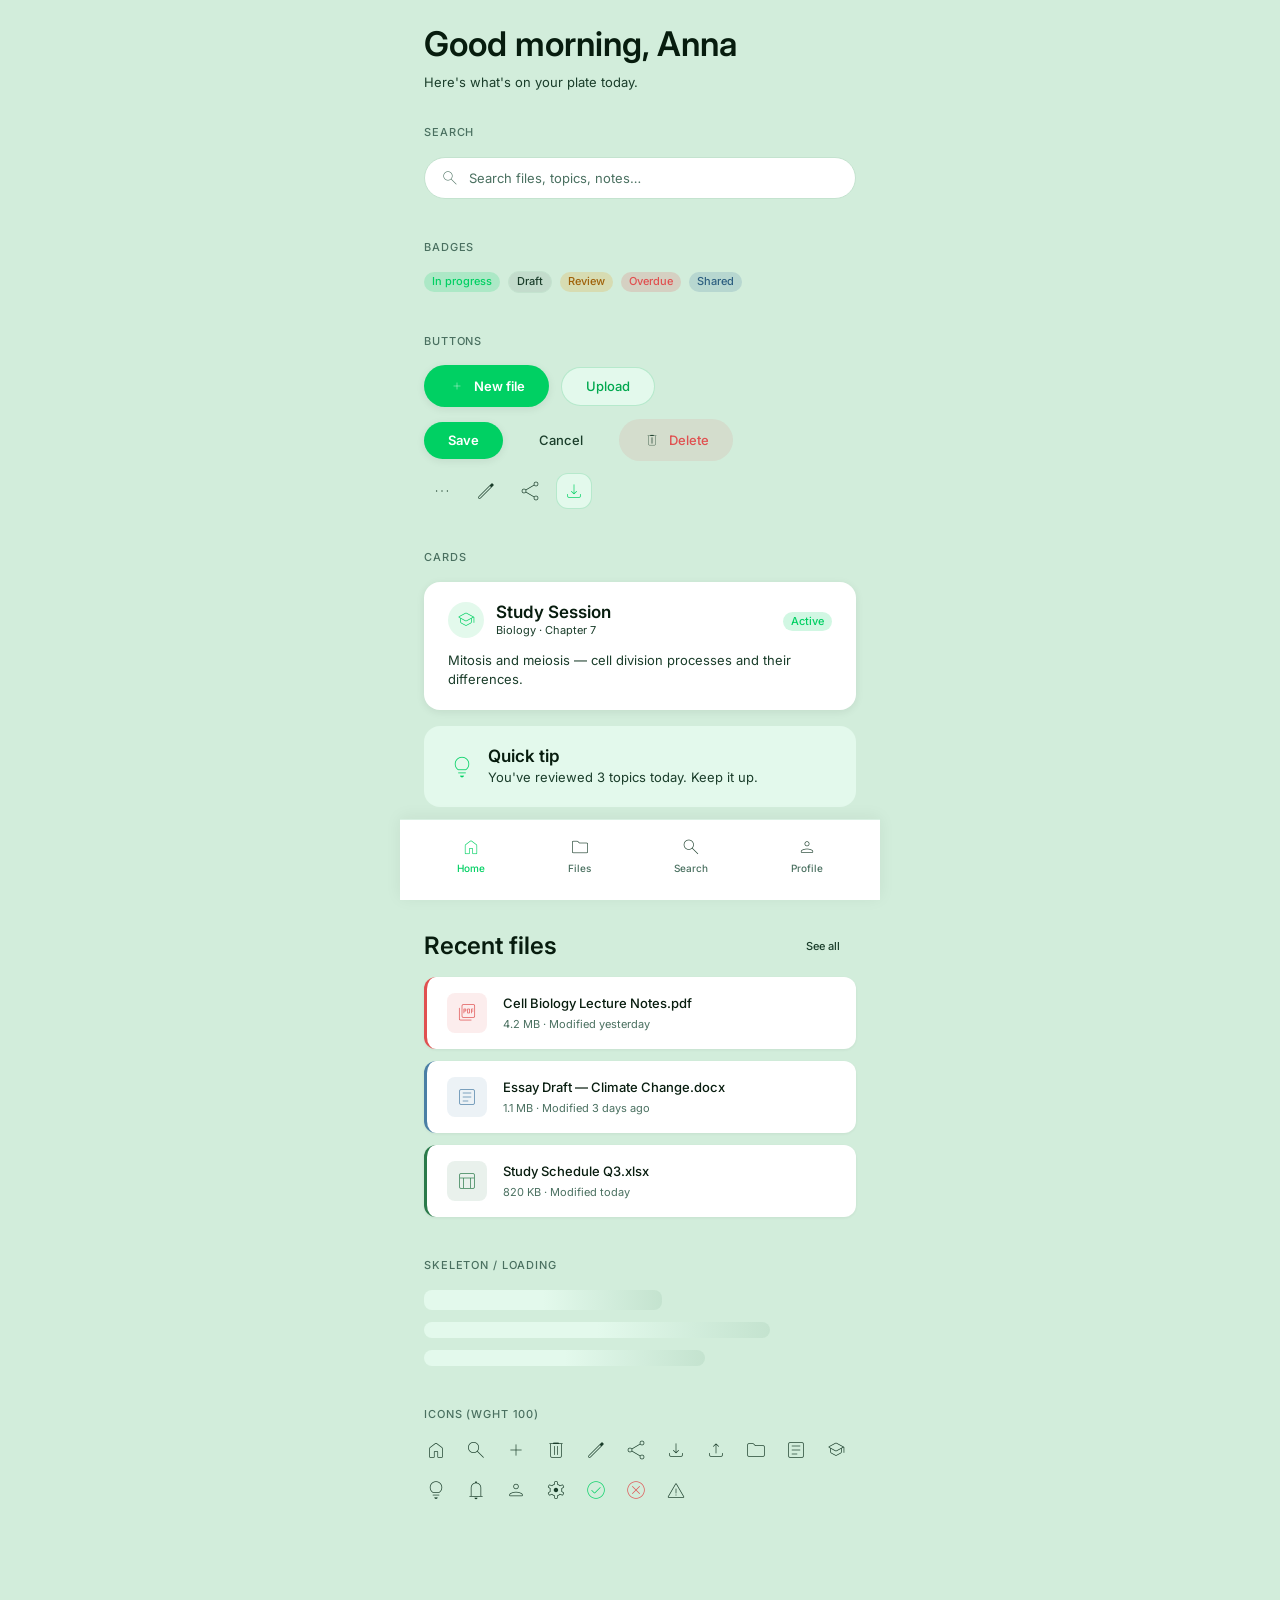
<file: demo.html>
<!DOCTYPE html>
<html lang="en">
<head>
  <meta charset="UTF-8" />
  <meta name="viewport" content="width=device-width, initial-scale=1.0" />
  <title>Style Demo</title>
  <link rel="stylesheet" href="styles.css" />
  <style>
    body { padding-bottom: 80px; }
    .demo-section { margin-bottom: var(--space-10); }
    .demo-label {
      font-size: var(--font-size-xs);
      font-weight: var(--font-weight-medium);
      letter-spacing: 0.08em;
      text-transform: uppercase;
      color: var(--color-text-tertiary);
      margin-bottom: var(--space-4);
    }
  </style>
</head>
<body>

<div class="page">

  <!-- Header -->
  <div class="stack stack--2" style="margin-bottom: var(--space-8);">
    <h1>Good morning, Anna</h1>
    <p class="text-sm text-secondary">Here's what's on your plate today.</p>
  </div>

  <!-- Search -->
  <div class="demo-section">
    <div class="demo-label">Search</div>
    <div class="input-wrap">
      <span class="icon icon--muted">search</span>
      <input class="input" type="text" placeholder="Search files, topics, notes…" />
    </div>
  </div>

  <!-- Badges -->
  <div class="demo-section">
    <div class="demo-label">Badges</div>
    <div class="row row--gap-2" style="flex-wrap: wrap;">
      <span class="badge badge--primary">In progress</span>
      <span class="badge badge--neutral">Draft</span>
      <span class="badge badge--warning">Review</span>
      <span class="badge badge--danger">Overdue</span>
      <span class="badge badge--info">Shared</span>
    </div>
  </div>

  <!-- Buttons -->
  <div class="demo-section">
    <div class="demo-label">Buttons</div>
    <div class="stack stack--3">
      <div class="row row--gap-3">
        <button class="btn btn--primary btn--lg">
          <span class="icon icon--on-primary icon--sm">add</span>
          New file
        </button>
        <button class="btn btn--secondary btn--lg">Upload</button>
      </div>
      <div class="row row--gap-3">
        <button class="btn btn--primary btn--md">Save</button>
        <button class="btn btn--ghost btn--md">Cancel</button>
        <button class="btn btn--danger btn--md">
          <span class="icon icon--sm">delete</span>
          Delete
        </button>
      </div>
      <div class="row row--gap-2">
        <button class="btn btn--icon btn--ghost">
          <span class="icon">more_horiz</span>
        </button>
        <button class="btn btn--icon btn--ghost">
          <span class="icon">edit</span>
        </button>
        <button class="btn btn--icon btn--ghost">
          <span class="icon">share</span>
        </button>
        <button class="btn btn--icon btn--secondary">
          <span class="icon icon--primary">download</span>
        </button>
      </div>
    </div>
  </div>

  <!-- Cards -->
  <div class="demo-section">
    <div class="demo-label">Cards</div>
    <div class="stack stack--4">

      <div class="card">
        <div class="row row--gap-3" style="margin-bottom: var(--space-3);">
          <div class="avatar">
            <span class="icon icon--primary">school</span>
          </div>
          <div>
            <h4>Study Session</h4>
            <p class="text-xs text-secondary">Biology · Chapter 7</p>
          </div>
          <div class="ml-auto">
            <span class="badge badge--primary">Active</span>
          </div>
        </div>
        <p class="text-sm text-secondary">Mitosis and meiosis — cell division processes and their differences.</p>
      </div>

      <div class="card card--tinted">
        <div class="row row--gap-3">
          <span class="icon icon--primary icon--lg">lightbulb</span>
          <div>
            <h4>Quick tip</h4>
            <p class="text-sm text-secondary" style="margin-top: 2px;">You've reviewed 3 topics today. Keep it up.</p>
          </div>
        </div>
      </div>

      <div class="card card--flat">
        <div class="row row--gap-3">
          <span class="icon icon--muted">schedule</span>
          <p class="text-sm text-secondary">Last opened 2 hours ago</p>
          <div class="ml-auto">
            <button class="btn btn--ghost btn--sm">Open</button>
          </div>
        </div>
      </div>

    </div>
  </div>

  <!-- File rows -->
  <div class="demo-section">
    <div class="section-header">
      <h3>Recent files</h3>
      <button class="btn btn--ghost btn--sm">See all</button>
    </div>
    <div class="stack stack--3">

      <div class="file-row file-row--pdf">
        <div class="file-row__icon file-row__icon--pdf">
          <!-- swap for your PDF logo image when ready -->
          <span class="icon">picture_as_pdf</span>
        </div>
        <div class="file-row__body">
          <div class="file-row__title">Cell Biology Lecture Notes.pdf</div>
          <div class="file-row__meta">4.2 MB · Modified yesterday</div>
        </div>
        <div class="file-row__action">
          <button class="btn btn--icon btn--ghost btn--sm">
            <span class="icon icon--sm">more_vert</span>
          </button>
        </div>
      </div>

      <div class="file-row file-row--word">
        <div class="file-row__icon file-row__icon--word">
          <!-- swap for your Word logo image when ready -->
          <span class="icon">article</span>
        </div>
        <div class="file-row__body">
          <div class="file-row__title">Essay Draft — Climate Change.docx</div>
          <div class="file-row__meta">1.1 MB · Modified 3 days ago</div>
        </div>
        <div class="file-row__action">
          <button class="btn btn--icon btn--ghost btn--sm">
            <span class="icon icon--sm">more_vert</span>
          </button>
        </div>
      </div>

      <div class="file-row file-row--excel">
        <div class="file-row__icon file-row__icon--excel">
          <!-- swap for your Excel logo image when ready -->
          <span class="icon">table_chart</span>
        </div>
        <div class="file-row__body">
          <div class="file-row__title">Study Schedule Q3.xlsx</div>
          <div class="file-row__meta">820 KB · Modified today</div>
        </div>
        <div class="file-row__action">
          <button class="btn btn--icon btn--ghost btn--sm">
            <span class="icon icon--sm">more_vert</span>
          </button>
        </div>
      </div>

    </div>
  </div>

  <!-- Skeleton loader -->
  <div class="demo-section">
    <div class="demo-label">Skeleton / loading</div>
    <div class="stack stack--3">
      <div class="skeleton" style="height: 20px; width: 55%;"></div>
      <div class="skeleton" style="height: 16px; width: 80%;"></div>
      <div class="skeleton" style="height: 16px; width: 65%;"></div>
    </div>
  </div>

  <!-- Icons reference -->
  <div class="demo-section">
    <div class="demo-label">Icons (wght 100)</div>
    <div class="row row--gap-4" style="flex-wrap: wrap;">
      <span class="icon" title="home">home</span>
      <span class="icon" title="search">search</span>
      <span class="icon" title="add">add</span>
      <span class="icon" title="delete">delete</span>
      <span class="icon" title="edit">edit</span>
      <span class="icon" title="share">share</span>
      <span class="icon" title="download">download</span>
      <span class="icon" title="upload">upload</span>
      <span class="icon" title="folder">folder</span>
      <span class="icon" title="article">article</span>
      <span class="icon" title="school">school</span>
      <span class="icon" title="lightbulb">lightbulb</span>
      <span class="icon" title="notifications">notifications</span>
      <span class="icon" title="person">person</span>
      <span class="icon" title="settings">settings</span>
      <span class="icon icon--primary" title="check_circle">check_circle</span>
      <span class="icon icon--danger" title="cancel">cancel</span>
      <span class="icon icon--warning" title="warning">warning</span>
    </div>
  </div>

</div>

<!-- Bottom Nav -->
<nav class="nav-bar">
  <div class="nav-bar__item nav-bar__item--active">
    <span class="icon">home</span>
    <span class="nav-bar__label">Home</span>
  </div>
  <div class="nav-bar__item">
    <span class="icon">folder</span>
    <span class="nav-bar__label">Files</span>
  </div>
  <div class="nav-bar__item">
    <span class="icon">search</span>
    <span class="nav-bar__label">Search</span>
  </div>
  <div class="nav-bar__item">
    <span class="icon">person</span>
    <span class="nav-bar__label">Profile</span>
  </div>
</nav>

</body>
</html>
</file>
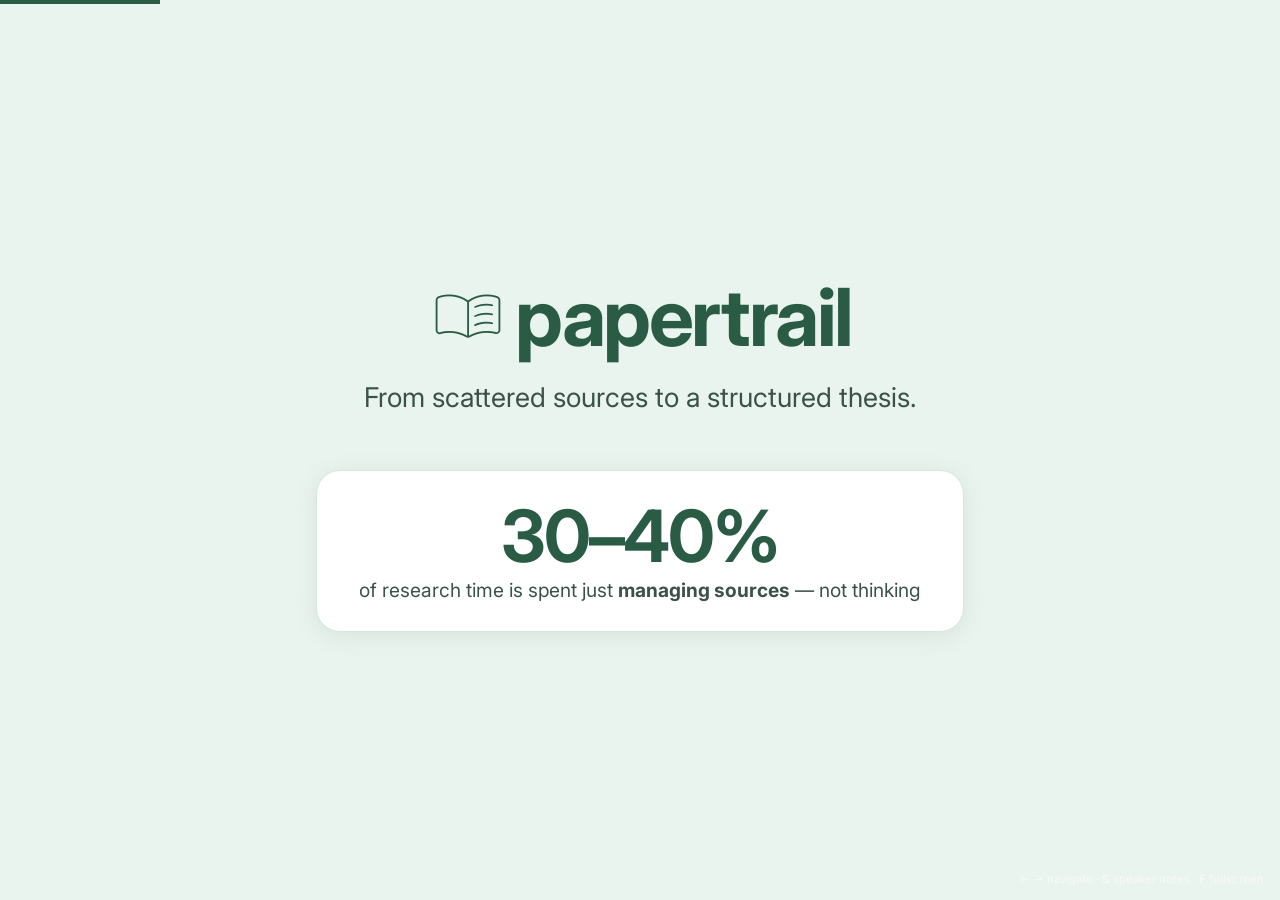
<file: pitch.html>
<!DOCTYPE html>
<html lang="en">
<head>
<meta charset="UTF-8">
<meta name="viewport" content="width=device-width, initial-scale=1.0">
<title>papertrail — Pitch</title>
<link rel="preconnect" href="https://fonts.googleapis.com">
<link href="https://fonts.googleapis.com/css2?family=Inter:wght@300;400;500;600;700&display=swap" rel="stylesheet">
<link href="https://fonts.googleapis.com/css2?family=Material+Symbols+Rounded:opsz,wght,FILL,GRAD@24,100,0,0" rel="stylesheet">
<style>
:root{
  --primary:#2A5C45; --primary-hover:#224D3A; --primary-light:#D6EAE0;
  --bg:#EAF4EE; --surface:#FFFFFF; --raised:#F5FAF7;
  --text:#1A2E25; --text-2:#3A5248; --text-3:#6A8C7E; --on-primary:#FFFFFF;
  --border:#D6E8DE; --danger:#E05050; --warning:#E8A022; --info:#4A7FA5;
  --r-sm:8px; --r-md:12px; --r-lg:16px; --r-xl:24px; --r-pill:999px;
  --font:'Inter',system-ui,-apple-system,sans-serif;
}
*,*::before,*::after{box-sizing:border-box;margin:0;padding:0}
html,body{height:100%}
body{
  font-family:var(--font);background:var(--primary);color:var(--text);
  display:flex;align-items:center;justify-content:center;overflow:hidden;
  -webkit-font-smoothing:antialiased;
}
.icon{font-family:'Material Symbols Rounded';font-weight:100;font-style:normal;
  line-height:1;vertical-align:middle;font-variation-settings:'wght' 100;}

/* Stage */
.stage{width:100vw;height:100vh;position:relative;}
.slide{
  position:absolute;inset:0;display:none;flex-direction:column;
  padding:6vh 8vw;background:var(--bg);
  animation:fade .4s ease;
}
.slide.active{display:flex;}
@keyframes fade{from{opacity:0;transform:translateY(8px)}to{opacity:1;transform:none}}

/* Shared */
.kicker{font-size:.85rem;font-weight:600;letter-spacing:.12em;text-transform:uppercase;
  color:var(--primary);display:flex;align-items:center;gap:.5rem;margin-bottom:1.2rem;}
.kicker .icon{font-size:1.2rem;}
h1{font-size:clamp(2.2rem,6vw,4.2rem);font-weight:700;line-height:1.05;color:var(--text);letter-spacing:-.02em;}
h2{font-size:clamp(1.8rem,4vw,3rem);font-weight:600;line-height:1.12;color:var(--text);letter-spacing:-.01em;}
.lead{font-size:clamp(1.05rem,1.9vw,1.5rem);color:var(--text-2);line-height:1.5;font-weight:400;max-width:60ch;}
.big-num{font-size:clamp(3rem,9vw,6rem);font-weight:700;color:var(--primary);line-height:1;letter-spacing:-.03em;}
.muted{color:var(--text-3);font-size:.8rem;}

/* Title slide */
.title-wrap{margin:auto;text-align:center;}
.logo{display:inline-flex;align-items:center;gap:.6rem;font-size:clamp(2.6rem,8vw,5rem);
  font-weight:700;color:var(--primary);letter-spacing:-.03em;}
.logo .icon{font-size:clamp(2.6rem,8vw,5rem);font-weight:100;}
.tagline{margin-top:1rem;font-size:clamp(1.1rem,2.2vw,1.7rem);color:var(--text-2);font-weight:400;}
.hook{margin-top:3.5rem;display:inline-flex;flex-direction:column;gap:.4rem;
  background:var(--surface);border:1px solid var(--border);border-radius:var(--r-xl);
  padding:1.8rem 2.6rem;box-shadow:0 4px 24px rgba(42,92,69,.10);}
.hook .big-num{font-size:clamp(2.6rem,7vw,4.5rem);}
.hook-label{color:var(--text-2);font-size:clamp(.95rem,1.6vw,1.2rem);}

/* Stat row */
.stat-row{display:flex;gap:1.2rem;flex-wrap:wrap;margin-top:1.8rem;}
.stat{flex:1;min-width:180px;background:var(--surface);border:1px solid var(--border);
  border-radius:var(--r-lg);padding:1.5rem 1.6rem;}
.stat .n{font-size:clamp(1.8rem,4vw,2.8rem);font-weight:700;color:var(--primary);line-height:1;}
.stat .l{margin-top:.6rem;color:var(--text-2);font-size:.95rem;line-height:1.4;}

/* Pillars / cards grid */
.grid{display:grid;gap:1.1rem;margin-top:auto;}
.grid.c4{grid-template-columns:repeat(4,1fr);}
.grid.c2{grid-template-columns:repeat(2,1fr);}
.card{background:var(--surface);border:1px solid var(--border);border-radius:var(--r-lg);
  padding:1.4rem;display:flex;flex-direction:column;gap:.6rem;}
.card .chip{width:46px;height:46px;border-radius:var(--r-md);background:var(--primary-light);
  display:flex;align-items:center;justify-content:center;color:var(--primary);}
.card .chip .icon{font-size:1.7rem;}
.card h3{font-size:1.05rem;font-weight:600;color:var(--text);}
.card p{font-size:.9rem;color:var(--text-2);line-height:1.45;}

/* Demo flow */
.flow{display:flex;align-items:stretch;gap:.8rem;margin-top:auto;flex-wrap:wrap;}
.step{flex:1;min-width:150px;background:var(--surface);border:1px solid var(--border);
  border-radius:var(--r-lg);padding:1.3rem;position:relative;}
.step .step-n{position:absolute;top:-14px;left:1.3rem;width:30px;height:30px;border-radius:var(--r-pill);
  background:var(--primary);color:#fff;display:flex;align-items:center;justify-content:center;
  font-size:.9rem;font-weight:600;}
.step .icon{font-size:2rem;color:var(--primary);}
.step h4{margin-top:.7rem;font-size:1rem;font-weight:600;}
.step p{margin-top:.3rem;font-size:.85rem;color:var(--text-2);line-height:1.4;}
.wow{margin-top:1.4rem;display:inline-flex;align-items:center;gap:.6rem;background:var(--primary);
  color:#fff;border-radius:var(--r-pill);padding:.7rem 1.4rem;font-weight:500;font-size:1.05rem;align-self:flex-start;}
.wow .icon{font-size:1.3rem;}

/* 5-step flow, 3-over-2 layout */
.flow2{display:flex;flex-direction:column;gap:1.6rem;margin:auto 0;}
.flow2 .row{display:flex;gap:1.6rem;justify-content:center;}
.flow2 .step{flex:1 1 0;max-width:380px;padding:1.9rem 1.8rem 1.7rem;
  box-shadow:0 6px 24px rgba(42,92,69,.10);transition:transform .2s ease,box-shadow .2s ease;}
.flow2 .step:hover{transform:translateY(-4px);box-shadow:0 12px 32px rgba(42,92,69,.16);}
.flow2 .step .icon{font-size:2.5rem;}
.flow2 .step h4{font-size:1.25rem;margin-top:1rem;}
.flow2 .step p{font-size:1rem;margin-top:.45rem;line-height:1.5;}
.flow2 .step .step-n{width:36px;height:36px;top:-17px;left:1.8rem;font-size:1.05rem;font-weight:600;}

/* Problem list */
.prob{display:flex;flex-direction:column;gap:1rem;margin-top:1.8rem;}
.prob-item{display:flex;gap:1rem;align-items:flex-start;}
.prob-item .icon{font-size:1.6rem;color:var(--primary);flex-shrink:0;margin-top:.1rem;}
.prob-item b{font-weight:600;color:var(--text);}
.prob-item span{color:var(--text-2);}

/* Two-col */
.cols{display:flex;gap:2.5rem;margin-top:auto;align-items:center;flex-wrap:wrap;}
.cols>div{flex:1;min-width:280px;}

/* Business model */
.bm{display:grid;grid-template-columns:repeat(3,1fr);gap:1.4rem;margin:auto 0;}
.bm .card{padding:1.7rem;box-shadow:0 6px 24px rgba(42,92,69,.10);}
.bm .card .n{font-size:1.6rem;font-weight:700;color:var(--primary);}

/* Ask */
.ask-list{display:flex;flex-direction:column;gap:1rem;margin-top:2rem;}
.ask-item{display:flex;align-items:center;gap:1rem;background:var(--surface);border:1px solid var(--border);
  border-radius:var(--r-lg);padding:1.2rem 1.5rem;}
.ask-item .icon{font-size:1.8rem;color:var(--primary);}
.ask-item b{font-weight:600;}
.ask-item span{color:var(--text-2);display:block;font-size:.9rem;}

/* Product screenshots */
.shots{display:grid;grid-template-columns:repeat(3,1fr);gap:1.2rem;margin-top:auto;align-items:start;}
.shot{background:var(--surface);border:1px solid var(--border);border-radius:var(--r-lg);
  overflow:hidden;box-shadow:0 4px 20px rgba(42,92,69,.10);display:flex;flex-direction:column;}
.shot img{width:100%;height:clamp(150px,22vh,240px);object-fit:cover;object-position:top;display:block;
  border-bottom:1px solid var(--border);background:var(--raised);}
.shot .cap{padding:.9rem 1.1rem;}
.shot .cap b{display:block;font-size:1rem;font-weight:600;color:var(--text);}
.shot .cap span{font-size:.85rem;color:var(--text-2);line-height:1.4;}
.shot .tagline-mini{font-size:.72rem;font-weight:600;letter-spacing:.08em;text-transform:uppercase;
  color:var(--primary);margin-bottom:.3rem;display:block;}

/* Feature slide — one big screenshot */
.feature{display:grid;grid-template-columns:minmax(280px,34%) 1fr;gap:2.5rem;
  align-items:center;flex:1;min-height:0;margin-top:1.5rem;}
.feature .copy{display:flex;flex-direction:column;gap:.5rem;}
.feature .step-tag{font-size:.78rem;font-weight:600;letter-spacing:.1em;text-transform:uppercase;
  color:var(--primary);}
.feature h2{font-size:clamp(1.6rem,3.2vw,2.6rem);}
.feature .copy p{font-size:clamp(1rem,1.6vw,1.3rem);color:var(--text-2);line-height:1.5;margin-top:.4rem;}
.feature .frame{height:100%;min-height:0;display:flex;align-items:center;justify-content:center;
  background:var(--surface);border:1px solid var(--border);border-radius:var(--r-lg);
  padding:1rem;box-shadow:0 6px 28px rgba(42,92,69,.12);}
.feature .frame img{max-width:100%;max-height:62vh;object-fit:contain;border-radius:var(--r-sm);display:block;}
.dots{display:flex;gap:.5rem;margin-top:.8rem;}
.dots i{width:9px;height:9px;border-radius:50%;background:var(--border);display:block;}
.dots i.on{background:var(--primary);}

/* Footer / nav */
.foot{position:absolute;bottom:2.5vh;left:8vw;right:8vw;display:flex;
  justify-content:space-between;align-items:center;color:var(--text-3);font-size:.8rem;}
.foot .brand{font-weight:600;color:var(--primary);}
.progress{position:absolute;top:0;left:0;height:4px;background:var(--primary);transition:width .35s ease;}

/* Controls hint */
.hint{position:fixed;bottom:14px;right:16px;color:rgba(255,255,255,.55);font-size:.72rem;z-index:10;}

/* Speaker notes */
.notes{position:fixed;left:0;right:0;bottom:0;background:var(--text);color:#E8F2EC;
  padding:1rem 1.4rem;font-size:.92rem;line-height:1.5;display:none;z-index:20;
  border-top:3px solid var(--primary);max-height:35vh;overflow:auto;}
.notes.show{display:block;}
.notes b{color:#fff;}
.notes .t{color:var(--warning);font-weight:600;margin-right:.5rem;}
</style>
</head>
<body>
<div class="stage" id="stage">

  <!-- 1 — TITLE + HOOK -->
  <section class="slide active" data-notes="<span class='t'>0:00–0:20</span> Don't say 'hi we are team X'. Open cold with the stat. <b>'Right now, a grad student somewhere is spending nearly half their research time not researching — just wrangling sources.'</b> Then reveal the name.">
    <div class="title-wrap">
      <div class="logo"><span class="icon">menu_book</span>papertrail</div>
      <div class="tagline">From scattered sources to a structured thesis.</div>
      <div class="hook">
        <span class="big-num">30–40%</span>
        <span class="hook-label">of research time is spent just <b>managing sources</b> — not thinking</span>
      </div>
    </div>
  </section>

  <!-- 2 — PROBLEM -->
  <section class="slide" data-notes="<span class='t'>0:20–1:00</span> Keep it to 40s — judges know research is hard. Land three blows: it takes months, the tools are fragmented, and the thesis itself is a blank page. <b>'Students don't lack sources. They drown in them.'</b>">
    <div class="kicker"><span class="icon">warning</span>The problem</div>
    <h2>Writing a thesis means<br>fighting your own tools.</h2>
    <div class="prob">
      <div class="prob-item"><span class="icon">hourglass_top</span><div><b>3–6 months</b> <span>of a thesis goes to the literature review alone — before a single chapter is written.</span></div></div>
      <div class="prob-item"><span class="icon">apps</span><div><b>5+ disconnected tools</b> <span>— PDF reader, notes app, citation manager, Word, a chat AI — none of them talk to each other.</span></div></div>
      <div class="prob-item"><span class="icon">edit_note</span><div><b>The blank page</b> <span>— even with 80 papers read, turning notes into a defensible argument is where most students stall.</span></div></div>
    </div>
    <div class="stat-row">
      <div class="stat"><div class="n">~35 min</div><div class="l">avg. time to read &amp; log a single paper (Zendy, 1,500+ researchers)</div></div>
      <div class="stat"><div class="n">Why now</div><div class="l">LLMs can finally read, cite, and reason over a personal library — on mobile.</div></div>
    </div>
  </section>

  <!-- 3 — HOW IT WORKS (5 steps) -->
  <section class="slide" data-notes="<span class='t'>1:00–1:40</span> This is the heart of the pitch. Name already revealed. Walk the five steps, then — if doing it live — switch to the app and show steps 2 and 5 for real. <b>Core insight:</b> you start with an idea, not a finished thesis; papertrail does discovery, reading, connecting and writing in one place. Land the wow line: you don't even need to know your topic.">
    <div class="kicker"><span class="icon">bolt</span>How papertrail works</div>
    <h2>Your thesis, formed.</h2>
    <p class="lead">Your research — from first PDF to a final, cited draft, in one place.</p>
    <div class="flow2">
      <div class="row">
        <div class="step"><span class="step-n">1</span><span class="icon">lightbulb</span><h4>Describe your direction</h4><p>Just say what you want to research — no fixed thesis needed.</p></div>
        <div class="step"><span class="step-n">2</span><span class="icon">travel_explore</span><h4>It finds the papers</h4><p>papertrail pulls relevant research; you pick what to keep.</p></div>
        <div class="step"><span class="step-n">3</span><span class="icon">edit_note</span><h4>Read &amp; annotate</h4><p>Highlight and tag excerpts as you read.</p></div>
      </div>
      <div class="row">
        <div class="step"><span class="step-n">4</span><span class="icon">account_tree</span><h4>See the links</h4><p>Relationships between papers surface automatically.</p></div>
        <div class="step"><span class="step-n">5</span><span class="icon">edit_document</span><h4>Write with AI</h4><p>It drafts, analyses &amp; cites alongside you.</p></div>
      </div>
    </div>
    <div class="wow" style="align-self:center"><span class="icon">bolt</span>You don't even need to know your topic — describe a direction, papertrail finds the research.</div>
  </section>

  <!-- 4a — PRODUCT: READ & TAG -->
  <section class="slide" data-notes="<span class='t'>1:35–1:50</span> The 'it's real' beat, part 1. Point, don't read. <b>'As you read, you highlight any passage and tag it — Key Point, Methodology, Citation, Gap.'</b> Note this is a real paper from the corpus.">
    <div class="kicker"><span class="icon">grid_view</span>The product — already working, not a mockup</div>
    <div class="feature">
      <div class="copy">
        <span class="step-tag">1 · Read &amp; tag</span>
        <h2>Annotate in place</h2>
        <p>Highlight any passage in a PDF and tag it — Key Point, Methodology, Citation or Gap. No copy-pasting into a separate notes app.</p>
        <div class="dots"><i class="on"></i><i></i><i></i></div>
      </div>
      <div class="frame"><img src="assets/annotate.png" alt="Tagging an excerpt in a PDF"></div>
    </div>
  </section>

  <!-- 4b — PRODUCT: CONNECT -->
  <section class="slide" data-notes="<span class='t'>1:50–2:05</span> Part 2 — the differentiator. <b>'papertrail then maps how your papers relate to each other — shared findings, overlaps, gaps.'</b> This is the part a citation manager can't do.">
    <div class="kicker"><span class="icon">grid_view</span>The product — already working, not a mockup</div>
    <div class="feature">
      <div class="copy">
        <span class="step-tag">2 · Connect</span>
        <h2>See the links between papers</h2>
        <p>papertrail maps how your sources relate — shared findings, overlaps and gaps — across your whole library, not one PDF at a time.</p>
        <div class="dots"><i></i><i class="on"></i><i></i></div>
      </div>
      <div class="frame"><img src="assets/connect.png" alt="Timeline of connected papers"></div>
    </div>
  </section>

  <!-- 4c — PRODUCT: SYNTHESIZE -->
  <section class="slide" data-notes="<span class='t'>2:05–2:20</span> Part 3 — the payoff. <b>'And your tagged excerpts assemble themselves into a structured, cited draft — grouped by theme.'</b> This is the bridge into the live demo.">
    <div class="kicker"><span class="icon">grid_view</span>The product — already working, not a mockup</div>
    <div class="feature">
      <div class="copy">
        <span class="step-tag">3 · Synthesize</span>
        <h2>Excerpts become a cited draft</h2>
        <p>Tagged quotes group by theme into an editable thesis section — every excerpt still linked to its source and citation.</p>
        <div class="dots"><i></i><i></i><i class="on"></i></div>
      </div>
      <div class="frame"><img src="assets/synthesize.png" alt="Tagged excerpts assembled into a draft"></div>
    </div>
  </section>

  <!-- 5 — IMPACT + SCALE -->
  <section class="slide" data-notes="<span class='t'>3:10–3:40</span> Quantify the win, then zoom out. <b>'We compress months of source-wrangling into days — and at scale that's millions of student-hours returned to actual thinking.'</b>">
    <div class="kicker"><span class="icon">trending_up</span>Impact &amp; scale</div>
    <h2>Months of busywork → days of real thinking.</h2>
    <div class="stat-row" style="margin-top:1.8rem">
      <div class="stat"><div class="n">~10×</div><div class="l">faster from "folder of PDFs" to a structured, cited first draft.</div></div>
      <div class="stat"><div class="n">100%</div><div class="l">of claims traceable to a source — built-in defense against unsupported writing.</div></div>
      <div class="stat"><div class="n">Mobile-first</div><div class="l">research happens in the gaps of a day — bus, lab, library — not just at a desk.</div></div>
    </div>
    <p class="lead" style="margin-top:1.8rem">There are <b>tens of millions</b> of thesis &amp; dissertation students worldwide. Returning even 50 hours each is a continent's worth of recovered research time.</p>
  </section>

  <!-- 6 — BUSINESS MODEL -->
  <section class="slide" data-notes="<span class='t'>3:40–4:05 — closer</span> Fast. Three lines. Freemium gets students in; universities pay for the seats; the library is the moat. Land it: <b>'papertrail turns the worst part of a thesis into its fastest.'</b> Then stop — leave a product screenshot on screen for questions.">

    <div class="kicker"><span class="icon">payments</span>Business model</div>
    <h2>Free to start. Paid to finish.</h2>
    <div class="bm">
      <div class="card"><div class="chip"><span class="icon">person</span></div><div class="n">Free</div><h3>Student tier</h3><p>Limited library &amp; drafts. Hooks every student during their thesis crunch.</p></div>
      <div class="card"><div class="chip"><span class="icon">workspace_premium</span></div><div class="n">€8/mo</div><h3>Pro</h3><p>Unlimited sources, full AI assistant, export to Word &amp; LaTeX.</p></div>
      <div class="card"><div class="chip"><span class="icon">school</span></div><div class="n">B2B</div><h3>University &amp; library</h3><p>Site licenses, institutional citation styles, cohort analytics.</p></div>
    </div>
  </section>

  <div class="progress" id="progress"></div>
</div>

<div class="hint">← → navigate · <b>S</b> speaker notes · <b>F</b> fullscreen</div>
<div class="notes" id="notes"></div>

<script>
const slides=[...document.querySelectorAll('.slide')];
let i=0;
const progress=document.getElementById('progress');
const notes=document.getElementById('notes');
let notesOn=false;
function render(){
  slides.forEach((s,n)=>s.classList.toggle('active',n===i));
  progress.style.width=((i+1)/slides.length*100)+'%';
  if(notesOn){notes.innerHTML=slides[i].dataset.notes||'';}
}
function go(d){i=Math.max(0,Math.min(slides.length-1,i+d));render();}
document.addEventListener('keydown',e=>{
  if(e.key==='ArrowRight'||e.key==='PageDown'||e.key===' ')go(1);
  else if(e.key==='ArrowLeft'||e.key==='PageUp')go(-1);
  else if(e.key==='Home'){i=0;render();}
  else if(e.key==='End'){i=slides.length-1;render();}
  else if(e.key.toLowerCase()==='s'){notesOn=!notesOn;notes.classList.toggle('show',notesOn);render();}
  else if(e.key.toLowerCase()==='f'){if(!document.fullscreenElement)document.documentElement.requestFullscreen();else document.exitFullscreen();}
});
// click / tap to advance
document.getElementById('stage').addEventListener('click',e=>{
  if(e.clientX < window.innerWidth*0.25) go(-1); else go(1);
});
render();
</script>
</body>
</html>
</file>
<file: styles.css>
/* ─────────────────────────────────────────────
   Material Symbols Rounded — weight 100 (thin)
───────────────────────────────────────────── */
@import url('https://fonts.googleapis.com/css2?family=Material+Symbols+Rounded:opsz,wght,FILL,GRAD@24,100,0,0');

/* ─────────────────────────────────────────────
   Google Font — Inter
───────────────────────────────────────────── */
@import url('https://fonts.googleapis.com/css2?family=Inter:wght@300;400;500;600&display=swap');

/* ─────────────────────────────────────────────
   Design Tokens
───────────────────────────────────────────── */
:root {
  /* Primary — bright accent green (Sage HR inspired) */
  --color-primary:         #00D063;
  --color-primary-hover:   #00A84E;
  --color-primary-light:   #E3F9EC;   /* faded accent background */
  --color-primary-subtle:  #F2FAF5;   /* lightest tint */

  /* Dark palette (topbar, preview panel, graph) */
  --color-dark:            #071C0E;
  --color-dark-mid:        #0E2E18;
  --color-dark-card:       #122A1A;
  --color-dark-border:     rgba(0, 208, 99, 0.18);

  /* Surface */
  --color-bg:              #D2EDDB;   /* app background — light mint */
  --color-surface:         #FFFFFF;   /* cards, panels */
  --color-surface-raised:  #F2FAF5;   /* nested / secondary surface */

  /* Text */
  --color-text-primary:    #071C0E;   /* headings, primary content */
  --color-text-secondary:  #1A3D2A;   /* labels, captions — dark enough on mint */
  --color-text-tertiary:   #4A7060;   /* placeholders, secondary info */
  --color-text-on-primary: #FFFFFF;   /* white text on bright green */

  /* Border */
  --color-border:          #C4E3CF;
  --color-border-subtle:   #D8F0E2;

  /* Semantic */
  --color-danger:          #E05050;
  --color-warning:         #E8A022;
  --color-info:            #4A7FA5;
  --color-success:         #2A5C45;

  /* File-type accent bars */
  --color-pdf:             #E05050;
  --color-word:            #4A7FA5;
  --color-excel:           #2A7A4A;
  --color-folder:          #E8A022;

  /* Radius */
  --radius-xs:   4px;
  --radius-sm:   8px;
  --radius-md:   12px;
  --radius-lg:   16px;
  --radius-xl:   24px;
  --radius-pill: 999px;

  /* Shadow */
  --shadow-xs:   0 1px 3px rgba(7, 28, 14, 0.06);
  --shadow-sm:   0 2px 8px rgba(7, 28, 14, 0.08);
  --shadow-md:   0 4px 16px rgba(7, 28, 14, 0.10);
  --shadow-glow: 0 0 40px rgba(0, 208, 99, 0.12);

  /* Spacing scale */
  --space-1:  4px;
  --space-2:  8px;
  --space-3:  12px;
  --space-4:  16px;
  --space-5:  20px;
  --space-6:  24px;
  --space-8:  32px;
  --space-10: 40px;
  --space-12: 48px;

  /* Typography */
  --font-family: 'Inter', system-ui, -apple-system, sans-serif;
  --font-size-xs:   11px;
  --font-size-sm:   13px;
  --font-size-base: 15px;
  --font-size-md:   17px;
  --font-size-lg:   20px;
  --font-size-xl:   24px;
  --font-size-2xl:  30px;

  --font-weight-light:   300;
  --font-weight-regular: 400;
  --font-weight-medium:  500;
  --font-weight-semibold:600;

  --line-height-tight:  1.2;
  --line-height-normal: 1.5;
  --line-height-loose:  1.75;

  /* Transitions */
  --transition-fast: 120ms ease;
  --transition-base: 200ms ease;
}

/* ─────────────────────────────────────────────
   Reset & Base
───────────────────────────────────────────── */
*, *::before, *::after {
  box-sizing: border-box;
  margin: 0;
  padding: 0;
}

html {
  -webkit-font-smoothing: antialiased;
  -moz-osx-font-smoothing: grayscale;
}

body {
  font-family: var(--font-family);
  font-size: var(--font-size-base);
  font-weight: var(--font-weight-regular);
  line-height: var(--line-height-normal);
  color: var(--color-text-primary);
  background-color: var(--color-bg);
}

/* ─────────────────────────────────────────────
   Icons  (Material Symbols Rounded, wght 100)
───────────────────────────────────────────── */
.icon {
  font-family: 'Material Symbols Rounded';
  font-weight: normal;
  font-style: normal;
  font-size: 24px;          /* default size */
  line-height: 1;
  letter-spacing: normal;
  text-transform: none;
  display: inline-block;
  white-space: nowrap;
  word-wrap: normal;
  direction: ltr;
  -webkit-font-feature-settings: 'liga';
  font-feature-settings: 'liga';
  -webkit-font-smoothing: antialiased;
  /* Enforce the thin style via variation settings */
  font-variation-settings: 'FILL' 0, 'wght' 100, 'GRAD' 0, 'opsz' 24;
  color: var(--color-text-secondary);
  user-select: none;
}

.icon--sm  { font-size: 18px; font-variation-settings: 'FILL' 0, 'wght' 100, 'GRAD' 0, 'opsz' 20; }
.icon--lg  { font-size: 28px; font-variation-settings: 'FILL' 0, 'wght' 100, 'GRAD' 0, 'opsz' 24; }
.icon--primary   { color: var(--color-primary); }
.icon--secondary { color: var(--color-text-secondary); }
.icon--muted     { color: var(--color-text-tertiary); }
.icon--danger    { color: var(--color-danger); }
.icon--on-primary { color: var(--color-text-on-primary); }

/* ─────────────────────────────────────────────
   Typography
───────────────────────────────────────────── */
h1, h2, h3, h4, h5, h6 {
  font-weight: var(--font-weight-semibold);
  line-height: var(--line-height-tight);
  color: var(--color-text-primary);
}

h1 { font-size: 34px; }
h2 { font-size: var(--font-size-2xl); }
h3 { font-size: var(--font-size-xl); }
h4 { font-size: var(--font-size-md); }
h5 { font-size: var(--font-size-base); }

.text-sm       { font-size: var(--font-size-sm); }
.text-xs       { font-size: var(--font-size-xs); }
.text-secondary{ color: var(--color-text-secondary); }
.text-tertiary { color: var(--color-text-tertiary); }
.text-primary  { color: var(--color-primary); }
.text-danger   { color: var(--color-danger); }

.label {
  font-size: var(--font-size-xs);
  font-weight: var(--font-weight-medium);
  letter-spacing: 0.06em;
  text-transform: uppercase;
  color: var(--color-text-tertiary);
}

/* ─────────────────────────────────────────────
   Layout Helpers
───────────────────────────────────────────── */
.page {
  min-height: 100vh;
  padding: var(--space-6);
  max-width: 480px;        /* mobile-first canvas */
  margin: 0 auto;
}

.section {
  margin-bottom: var(--space-8);
}

.section-header {
  display: flex;
  align-items: center;
  justify-content: space-between;
  margin-bottom: var(--space-4);
}

.stack {
  display: flex;
  flex-direction: column;
}
.stack--2  { gap: var(--space-2); }
.stack--3  { gap: var(--space-3); }
.stack--4  { gap: var(--space-4); }
.stack--6  { gap: var(--space-6); }

.row {
  display: flex;
  flex-direction: row;
  align-items: center;
}
.row--gap-2 { gap: var(--space-2); }
.row--gap-3 { gap: var(--space-3); }
.row--gap-4 { gap: var(--space-4); }

/* ─────────────────────────────────────────────
   Card
───────────────────────────────────────────── */
.card {
  background: var(--color-surface);
  border-radius: var(--radius-lg);
  padding: var(--space-5) var(--space-6);
  box-shadow: var(--shadow-sm);
}

.card--flat {
  box-shadow: none;
  border: 1px solid var(--color-border);
}

.card--tinted {
  background: var(--color-primary-light);
  box-shadow: none;
}

/* ─────────────────────────────────────────────
   File / Document Row
───────────────────────────────────────────── */
.file-row {
  display: flex;
  align-items: center;
  gap: var(--space-4);
  padding: var(--space-4) var(--space-5);
  background: var(--color-surface);
  border-radius: var(--radius-md);
  border-left: 3px solid transparent;
  box-shadow: var(--shadow-xs);
  cursor: pointer;
  transition: box-shadow var(--transition-base), background var(--transition-base);
}

.file-row:hover {
  box-shadow: var(--shadow-sm);
  background: var(--color-surface-raised);
}

.file-row--pdf   { border-left-color: var(--color-pdf); }
.file-row--word  { border-left-color: var(--color-word); }
.file-row--excel { border-left-color: var(--color-excel); }

.file-row__icon {
  width: 40px;
  height: 40px;
  border-radius: var(--radius-sm);
  display: flex;
  align-items: center;
  justify-content: center;
  flex-shrink: 0;
}

.file-row__icon--pdf   { background: rgba(224, 80, 80, 0.10); }
.file-row__icon--pdf .icon   { color: var(--color-pdf); }
.file-row__icon--word  { background: rgba(74, 127, 165, 0.10); }
.file-row__icon--word .icon  { color: var(--color-word); }
.file-row__icon--excel { background: rgba(42, 122, 74, 0.10); }
.file-row__icon--excel .icon { color: var(--color-excel); }

.file-row__body {
  flex: 1;
  min-width: 0;
}

.file-row__title {
  font-size: var(--font-size-sm);
  font-weight: var(--font-weight-medium);
  color: var(--color-text-primary);
  white-space: nowrap;
  overflow: hidden;
  text-overflow: ellipsis;
}

.file-row__meta {
  font-size: var(--font-size-xs);
  color: var(--color-text-tertiary);
  margin-top: 2px;
}

.file-row__action {
  flex-shrink: 0;
  opacity: 0;
  transition: opacity var(--transition-fast);
}

.file-row:hover .file-row__action {
  opacity: 1;
}

/* ─────────────────────────────────────────────
   Buttons
───────────────────────────────────────────── */
.btn {
  display: inline-flex;
  align-items: center;
  justify-content: center;
  gap: var(--space-2);
  font-family: var(--font-family);
  font-size: var(--font-size-sm);
  font-weight: var(--font-weight-medium);
  line-height: 1;
  border: none;
  border-radius: var(--radius-pill);
  cursor: pointer;
  transition: background var(--transition-fast), box-shadow var(--transition-fast), transform var(--transition-fast);
  white-space: nowrap;
  text-decoration: none;
}

.btn:active { transform: scale(0.98); }

/* Sizes */
.btn--sm {
  padding: var(--space-2) var(--space-4);
  font-size: var(--font-size-xs);
}
.btn--md {
  padding: var(--space-3) var(--space-6);
}
.btn--lg {
  padding: var(--space-3) var(--space-6);
  font-size: var(--font-size-sm);
}

/* Variants */
.btn--primary {
  background: var(--color-primary);
  color: var(--color-text-on-primary);
  box-shadow: var(--shadow-sm);
  font-weight: var(--font-weight-semibold);
}
.btn--primary:hover {
  background: var(--color-primary-hover);
  box-shadow: 0 6px 24px rgba(0,208,99,0.35);
  transform: translateY(-1px);
}

/* Badge inside primary button (white glass) */
.btn--primary .badge--neutral {
  background: rgba(255,255,255,0.2);
  color: #fff;
  border-color: rgba(255,255,255,0.35);
}

.btn--secondary {
  background: var(--color-primary-light);
  color: var(--color-primary-hover);
  border: 1px solid rgba(0,168,78,0.2);
}
.btn--secondary:hover {
  background: var(--color-border);
}

.btn--ghost {
  background: transparent;
  color: var(--color-text-secondary);
}
.btn--ghost:hover {
  background: var(--color-border-subtle);
  color: var(--color-text-primary);
}

.btn--danger {
  background: rgba(224, 80, 80, 0.10);
  color: var(--color-danger);
}
.btn--danger:hover {
  background: rgba(224, 80, 80, 0.18);
}

/* Icon-only button */
.btn--icon {
  width: 36px;
  height: 36px;
  padding: 0;
  border-radius: var(--radius-md);
}
.btn--icon.btn--sm {
  width: 28px;
  height: 28px;
}

/* ─────────────────────────────────────────────
   Badge / Chip
───────────────────────────────────────────── */
.badge {
  display: inline-flex;
  align-items: center;
  gap: var(--space-1);
  padding: 2px var(--space-2);
  border-radius: var(--radius-pill);
  font-size: var(--font-size-xs);
  font-weight: var(--font-weight-medium);
  line-height: 1.4;
}

.badge--primary { background: rgba(0, 208, 99, 0.18);  color: var(--color-primary); }
.badge--danger  { background: rgba(224, 80, 80, 0.18); color: var(--color-danger); }
.badge--warning { background: rgba(232,160, 34, 0.22); color: #A0620A; }
.badge--info    { background: rgba( 74,127,165, 0.20); color: #2D5F80; }
.badge--neutral { background: rgba(  0,  0,  0, 0.07); color: var(--color-text-secondary); border: 1px solid var(--color-border); }

/* ─────────────────────────────────────────────
   Input
───────────────────────────────────────────── */
.input-wrap {
  position: relative;
  display: flex;
  align-items: center;
}

.input-wrap .icon {
  position: absolute;
  left: var(--space-4);
  font-size: 20px;
  pointer-events: none;
}

.input {
  width: 100%;
  font-family: var(--font-family);
  font-size: var(--font-size-sm);
  font-weight: var(--font-weight-regular);
  color: var(--color-text-primary);
  background: var(--color-surface);
  border: 1px solid var(--color-border);
  border-radius: var(--radius-pill);
  padding: var(--space-3) var(--space-5);
  outline: none;
  transition: border-color var(--transition-fast), box-shadow var(--transition-fast);
}

.input-wrap .input {
  padding-left: calc(var(--space-4) + 20px + var(--space-2));
}

.input::placeholder { color: var(--color-text-tertiary); }

.input:focus {
  border-color: var(--color-primary);
  box-shadow: 0 0 0 3px rgba(0, 208, 99, 0.12);
}

/* ─────────────────────────────────────────────
   Avatar / Icon Badge (colored circle)
───────────────────────────────────────────── */
.avatar {
  width: 36px;
  height: 36px;
  border-radius: 50%;
  display: flex;
  align-items: center;
  justify-content: center;
  font-size: var(--font-size-sm);
  font-weight: var(--font-weight-medium);
  flex-shrink: 0;
  background: var(--color-primary-light);
  color: var(--color-primary);
}

.avatar--sm { width: 28px; height: 28px; font-size: var(--font-size-xs); }
.avatar--lg { width: 48px; height: 48px; font-size: var(--font-size-md); }

/* ─────────────────────────────────────────────
   Navigation bar (bottom)
───────────────────────────────────────────── */
.nav-bar {
  position: fixed;
  bottom: 0;
  left: 50%;
  transform: translateX(-50%);
  width: 100%;
  max-width: 480px;
  background: var(--color-surface);
  border-top: 1px solid var(--color-border-subtle);
  display: flex;
  align-items: center;
  justify-content: space-around;
  padding: var(--space-3) var(--space-4) var(--space-5);
  box-shadow: 0 -2px 16px rgba(7, 28, 14, 0.06);
}

.nav-bar__item {
  display: flex;
  flex-direction: column;
  align-items: center;
  gap: 3px;
  cursor: pointer;
  padding: var(--space-1) var(--space-4);
  border-radius: var(--radius-md);
  transition: background var(--transition-fast);
}

.nav-bar__item:hover { background: var(--color-primary-subtle); }

.nav-bar__item .icon { font-size: 22px; }

.nav-bar__label {
  font-size: 10px;
  font-weight: var(--font-weight-medium);
  color: var(--color-text-tertiary);
}

.nav-bar__item--active .icon  { color: var(--color-primary); }
.nav-bar__item--active .nav-bar__label { color: var(--color-primary); }

/* ─────────────────────────────────────────────
   Divider
───────────────────────────────────────────── */
.divider {
  height: 1px;
  background: var(--color-border-subtle);
  border: none;
  margin: var(--space-4) 0;
}

/* ─────────────────────────────────────────────
   Skeleton / loading placeholder
───────────────────────────────────────────── */
@keyframes shimmer {
  0%   { background-position: -200% 0; }
  100% { background-position:  200% 0; }
}

.skeleton {
  border-radius: var(--radius-sm);
  background: linear-gradient(90deg,
    var(--color-primary-light) 25%,
    var(--color-border)         50%,
    var(--color-primary-light) 75%
  );
  background-size: 200% 100%;
  animation: shimmer 1.4s ease-in-out infinite;
}

/* ─────────────────────────────────────────────
   Utility
───────────────────────────────────────────── */
.sr-only {
  position: absolute;
  width: 1px; height: 1px;
  padding: 0; margin: -1px;
  overflow: hidden;
  clip: rect(0,0,0,0);
  white-space: nowrap;
  border: 0;
}

.truncate {
  overflow: hidden;
  white-space: nowrap;
  text-overflow: ellipsis;
}

.flex-1 { flex: 1; }
.ml-auto { margin-left: auto; }

/* ─────────────────────────────────────────────
   App shell & screen router
───────────────────────────────────────────── */
* { box-sizing: border-box; }

.screen { display: none; width: 100%; min-height: 100vh; }
.screen.active { display: flex; flex-direction: column; }

/* ─────────────────────────────────────────────
   Onboarding shell + projects sidebar
───────────────────────────────────────────── */
.onboarding-shell {
  display: flex;
  flex: 1;
  min-height: 100vh;
  overflow: hidden;
}

.projects-sidebar {
  width: 220px;
  flex-shrink: 0;
  background: var(--color-surface);
  border-right: 1px solid var(--color-border-subtle);
  display: flex;
  flex-direction: column;
  overflow: hidden;
  position: fixed;
  left: 0;
  top: 0;
  height: 100vh;
  z-index: 20;
}

.projects-sidebar__header {
  display: flex;
  align-items: center;
  justify-content: space-between;
  padding: var(--space-5) var(--space-4) var(--space-3);
  border-bottom: 1px solid var(--color-border-subtle);
}

.projects-sidebar__title {
  font-size: var(--font-size-xs);
  font-weight: var(--font-weight-semibold);
  text-transform: uppercase;
  letter-spacing: 0.06em;
  color: var(--color-text-tertiary);
}

.projects-sidebar__list {
  flex: 1;
  overflow-y: auto;
  padding: var(--space-2);
}

.project-list-item {
  padding: var(--space-3);
  border-radius: var(--radius-md);
  cursor: pointer;
  transition: background var(--transition-fast);
  margin-bottom: 2px;
}

.project-list-item:hover { background: var(--color-bg); }
.project-list-item.active { background: var(--color-primary-light); }

.project-list-item__delete {
  background: none;
  border: none;
  cursor: pointer;
  padding: 2px;
  border-radius: var(--radius-xs);
  color: var(--color-text-tertiary);
  opacity: 0;
  transition: opacity 0.15s, color 0.15s;
  flex-shrink: 0;
  margin-top: 2px;
}
.project-list-item:hover .project-list-item__delete { opacity: 1; }
.project-list-item__delete:hover { color: var(--color-danger); }

.project-list-item__type {
  font-size: 10px;
  font-weight: var(--font-weight-semibold);
  text-transform: uppercase;
  letter-spacing: 0.06em;
  color: var(--color-primary);
  margin-bottom: 2px;
}

.project-list-item__topic {
  font-size: var(--font-size-xs);
  font-weight: var(--font-weight-medium);
  color: var(--color-text-primary);
  line-height: 1.4;
  margin-bottom: 2px;
}

.project-list-item__date {
  font-size: 10px;
  color: var(--color-text-tertiary);
}

/* ─────────────────────────────────────────────
   Onboarding / Chat screen
───────────────────────────────────────────── */
.onboarding {
  flex: 1;
  display: flex;
  flex-direction: column;
  align-items: center;
  justify-content: flex-end;
  padding: var(--space-6);
  background: var(--color-bg);
  min-height: 100vh;
  margin-left: 220px; /* fixed sidebar width */
}

.onboarding__header {
  position: fixed;
  top: 0;
  left: 220px; /* sidebar width */
  right: 0;
  display: flex;
  flex-direction: column;
  align-items: center;
  padding: var(--space-10) var(--space-6) var(--space-4);
  background: var(--color-bg);
  z-index: 10;
}

.onboarding__title {
  font-size: 28px;
  font-weight: 800;
  color: var(--color-text-primary);
  margin-bottom: var(--space-1);
  letter-spacing: -0.5px;
}

.onboarding__subtitle {
  font-size: var(--font-size-sm);
  color: var(--color-text-secondary);
  margin-bottom: var(--space-5);
  font-weight: var(--font-weight-medium);
}

.preset-bar {
  display: flex;
  gap: var(--space-2);
  flex-wrap: wrap;
  justify-content: center;
}

.preset-chip {
  padding: var(--space-2) var(--space-4);
  border-radius: var(--radius-pill);
  border: 1.5px solid var(--color-border);
  background: var(--color-surface);
  font-size: var(--font-size-sm);
  font-weight: var(--font-weight-medium);
  color: var(--color-text-secondary);
  cursor: pointer;
  transition: all var(--transition-fast);
  font-family: var(--font-family);
}

.preset-chip:hover {
  border-color: var(--color-primary);
  color: var(--color-primary);
}

.preset-chip.selected {
  background: var(--color-primary);
  border-color: var(--color-primary);
  color: var(--color-text-on-primary);
  font-weight: var(--font-weight-semibold);
}

.chat-messages {
  width: 100%;
  max-width: 680px;
  flex: 1;
  display: flex;
  flex-direction: column;
  gap: var(--space-4);
  padding-top: 200px;
  padding-bottom: var(--space-4);
  overflow-y: auto;
}

.chat-bubble {
  max-width: 82%;
  padding: var(--space-3) var(--space-4);
  border-radius: var(--radius-lg);
  font-size: var(--font-size-sm);
  line-height: var(--line-height-normal);
}

.chat-bubble--assistant {
  align-self: flex-start;
  background: var(--color-surface);
  color: var(--color-text-primary);
  border-bottom-left-radius: var(--radius-xs);
  box-shadow: var(--shadow-xs);
}

.chat-bubble--user {
  align-self: flex-end;
  background: var(--color-primary);
  color: var(--color-text-on-primary);
  font-weight: 500;
  border-bottom-right-radius: var(--radius-xs);
}

.chat-bubble--typing {
  display: flex;
  gap: 5px;
  align-items: center;
  padding: var(--space-3) var(--space-5);
}

.typing-dot {
  width: 6px; height: 6px;
  border-radius: 50%;
  background: var(--color-text-tertiary);
  animation: typing-bounce 1.2s ease-in-out infinite;
}
.typing-dot:nth-child(2) { animation-delay: 0.2s; }
.typing-dot:nth-child(3) { animation-delay: 0.4s; }

@keyframes typing-bounce {
  0%, 60%, 100% { transform: translateY(0); }
  30% { transform: translateY(-6px); }
}

.chat-input-area {
  width: 100%;
  max-width: 680px;
  background: var(--color-surface);
  border-radius: var(--radius-xl);
  border: 1.5px solid var(--color-border);
  box-shadow: var(--shadow-sm);
  padding: var(--space-3) var(--space-3) var(--space-3) var(--space-4);
  display: flex;
  flex-direction: column;
  gap: var(--space-2);
  margin-bottom: var(--space-4);
}

.chat-input-row {
  display: flex;
  align-items: flex-end;
  gap: var(--space-2);
}

.chat-input-attachments {
  display: flex;
  flex-wrap: wrap;
  gap: var(--space-2);
}

.attachment-chip {
  display: flex;
  align-items: center;
  gap: var(--space-1);
  padding: 3px var(--space-2);
  background: var(--color-primary-light);
  border-radius: var(--radius-pill);
  font-size: var(--font-size-xs);
  color: var(--color-primary);
}

.attachment-chip .icon { font-size: 14px; }

.chat-textarea {
  flex: 1;
  border: none;
  outline: none;
  resize: none;
  font-family: var(--font-family);
  font-size: var(--font-size-sm);
  color: var(--color-text-primary);
  background: transparent;
  line-height: var(--line-height-normal);
  min-height: 24px;
  max-height: 120px;
}

.chat-textarea::placeholder { color: var(--color-text-tertiary); }

/* ─────────────────────────────────────────────
   Discovery screen
───────────────────────────────────────────── */
.discovery {
  flex: 1;
  display: flex;
  flex-direction: column;
  background: var(--color-bg);
  min-height: 100vh;
}

.discovery__header {
  padding: var(--space-6) var(--space-8) var(--space-4);
  background: var(--color-bg);
  border-bottom: 1px solid var(--color-border-subtle);
  display: flex;
  align-items: center;
  justify-content: space-between;
  gap: var(--space-4);
  position: sticky;
  top: 0;
  z-index: 10;
}

.discovery__title-group { flex: 1; }
.discovery__topic {
  font-size: var(--font-size-xs);
  color: var(--color-text-secondary);
  font-weight: var(--font-weight-medium);
  margin-bottom: 2px;
}

.discovery__list {
  flex: 1;
  overflow-y: auto;
  padding: var(--space-6) var(--space-8);
  display: flex;
  flex-direction: column;
  gap: var(--space-4);
  max-width: 900px;
  width: 100%;
  margin: 0 auto;
}

.paper-card {
  background: var(--color-surface);
  border-radius: var(--radius-lg);
  padding: var(--space-5);
  box-shadow: var(--shadow-xs);
  display: flex;
  gap: var(--space-4);
  cursor: pointer;
  transition: box-shadow var(--transition-base);
  border: 1.5px solid transparent;
}

.paper-card:hover { box-shadow: var(--shadow-sm); }
.paper-card.selected { border-color: var(--color-primary); }

.paper-card__check {
  flex-shrink: 0;
  margin-top: 2px;
}

.paper-card__check input[type="checkbox"] {
  width: 18px; height: 18px;
  accent-color: var(--color-primary);
  cursor: pointer;
  border-radius: var(--radius-xs);
}

.paper-card__body { flex: 1; min-width: 0; }

.paper-card__title {
  font-size: var(--font-size-base);
  font-weight: var(--font-weight-semibold);
  color: var(--color-text-primary);
  margin-bottom: var(--space-1);
}

.paper-card__meta {
  display: flex;
  gap: var(--space-3);
  margin-bottom: var(--space-2);
  flex-wrap: wrap;
}

.paper-card__meta-item {
  display: flex;
  align-items: center;
  gap: 3px;
  font-size: var(--font-size-xs);
  color: var(--color-text-secondary);
}

.paper-card__meta-item .icon { font-size: 13px; }

.paper-card__abstract {
  font-size: var(--font-size-sm);
  color: var(--color-text-secondary);
  line-height: var(--line-height-normal);
  display: -webkit-box;
  -webkit-line-clamp: 3;
  -webkit-box-orient: vertical;
  overflow: hidden;
}

.paper-card__abstract.expanded {
  display: block;
  -webkit-line-clamp: unset;
}

.paper-card__expand {
  margin-top: var(--space-2);
  font-size: var(--font-size-xs);
  color: var(--color-primary);
  background: none;
  border: none;
  cursor: pointer;
  padding: 0;
  font-family: var(--font-family);
  font-weight: var(--font-weight-medium);
}

.paper-card__oa {
  margin-top: var(--space-2);
}

/* ─────────────────────────────────────────────
   Workspace shell
───────────────────────────────────────────── */
.workspace {
  display: flex;
  flex-direction: column;
  height: 100vh;
  background: var(--color-bg);
  overflow: hidden;
}

.workspace__topbar {
  display: flex;
  align-items: center;
  gap: var(--space-4);
  padding: 0 var(--space-6);
  height: 52px;
  background: var(--color-dark);
  border-bottom: 1px solid var(--color-dark-border);
  flex-shrink: 0;
}

.workspace__project-name {
  font-size: var(--font-size-sm);
  font-weight: var(--font-weight-semibold);
  color: rgba(255,255,255,0.9);
}

/* All icons & buttons inside dark topbar */
.workspace__topbar .icon {
  color: rgba(255,255,255,0.6);
}
.workspace__topbar .icon--primary {
  color: var(--color-primary);
}
.workspace__topbar .btn--ghost {
  color: rgba(255,255,255,0.6);
}
.workspace__topbar .btn--ghost:hover {
  background: rgba(255,255,255,0.08);
  color: rgba(255,255,255,0.9);
}
.workspace__topbar .btn--secondary {
  background: rgba(0,208,99,0.12);
  color: var(--color-primary);
  border: 1px solid rgba(0,208,99,0.28);
}
.workspace__topbar .btn--secondary:hover {
  background: rgba(0,208,99,0.22);
}

.mode-tabs {
  display: flex;
  gap: 2px;
  background: rgba(255,255,255,0.07);
  padding: 4px;
  border-radius: var(--radius-pill);
  margin: 0 auto;
}

.mode-tab {
  display: flex;
  align-items: center;
  gap: var(--space-1);
  padding: var(--space-1) var(--space-4);
  border-radius: var(--radius-pill);
  font-size: var(--font-size-xs);
  font-weight: var(--font-weight-medium);
  color: rgba(255,255,255,0.5);
  cursor: pointer;
  border: none;
  background: transparent;
  font-family: var(--font-family);
  transition: all var(--transition-fast);
}

.mode-tab .icon { font-size: 16px; color: rgba(255,255,255,0.5); }
.mode-tab:hover { color: rgba(255,255,255,0.85); }
.mode-tab:hover .icon { color: rgba(255,255,255,0.85); }
.mode-tab.active {
  background: var(--color-primary);
  color: var(--color-dark);
  box-shadow: none;
  font-weight: var(--font-weight-semibold);
}
.mode-tab.active .icon { color: var(--color-dark); }

.workspace__body {
  flex: 1;
  display: flex;
  overflow: hidden;
}

/* ─────────────────────────────────────────────
   Reading mode
───────────────────────────────────────────── */
.reader {
  display: flex;
  flex: 1;
  overflow: hidden;
}

.reader__sidebar {
  width: 260px;
  flex-shrink: 0;
  border-right: 1px solid var(--color-border-subtle);
  background: var(--color-surface);
  display: flex;
  flex-direction: column;
  overflow: hidden;
}

.reader__sidebar-header {
  padding: var(--space-4) var(--space-4) var(--space-3);
  border-bottom: 1px solid var(--color-border-subtle);
  display: flex;
  align-items: center;
  justify-content: space-between;
}

.reader__sidebar-title {
  font-size: var(--font-size-xs);
  font-weight: var(--font-weight-semibold);
  color: var(--color-text-tertiary);
  text-transform: uppercase;
  letter-spacing: 0.06em;
}

.reader__sidebar-list {
  flex: 1;
  overflow-y: auto;
  padding: var(--space-2);
}

.batch-group { margin-bottom: var(--space-2); }

.batch-group__label {
  font-size: var(--font-size-xs);
  color: var(--color-text-tertiary);
  font-weight: var(--font-weight-medium);
  padding: var(--space-2) var(--space-2) var(--space-1);
  text-transform: uppercase;
  letter-spacing: 0.05em;
}

/* ── Sidebar sections (Full PDF vs Unexplored) ── */
.sidebar-section {
  margin-bottom: var(--space-1);
}

.sidebar-section__label {
  display: flex;
  align-items: center;
  gap: 6px;
  font-size: 10px;
  font-weight: var(--font-weight-semibold);
  color: var(--color-primary);
  text-transform: uppercase;
  letter-spacing: 0.07em;
  padding: 8px var(--space-3) 6px;
  margin: var(--space-3) 0 var(--space-1);
  background: var(--color-primary-light);
  border-radius: var(--radius-md);
  border-left: 3px solid var(--color-primary);
}

.sidebar-section:first-child .sidebar-section__label {
  margin-top: var(--space-2);
}

.sidebar-section__label--muted {
  color: var(--color-text-secondary);
  background: var(--color-bg);
  border-left-color: var(--color-border);
}

.sidebar-paper {
  display: flex;
  align-items: flex-start;
  gap: var(--space-2);
  padding: var(--space-2) var(--space-2) var(--space-2) calc(var(--space-2) + 3px);
  border-radius: var(--radius-md);
  cursor: pointer;
  transition: background var(--transition-fast);
  border-left: 3px solid transparent;
}

.sidebar-paper:hover { background: var(--color-bg); }
.sidebar-paper.active {
  background: var(--color-primary-light);
  border-left-color: var(--color-primary);
  padding-left: var(--space-2);
}

.sidebar-paper__title {
  font-size: var(--font-size-xs);
  font-weight: var(--font-weight-medium);
  color: var(--color-text-primary);
  line-height: 1.4;
  display: -webkit-box;
  -webkit-line-clamp: 2;
  -webkit-box-orient: vertical;
  overflow: hidden;
}

.sidebar-paper__year {
  font-size: 11px;
  color: var(--color-text-tertiary);
  margin-top: 2px;
}

.sidebar-oa-badge {
  display: inline-flex;
  align-items: center;
  padding: 1px 5px;
  border-radius: 4px;
  font-size: 9px;
  font-weight: 600;
  letter-spacing: 0.04em;
  text-transform: uppercase;
  background: var(--color-primary-light);
  color: var(--color-primary);
  border: 1px solid var(--color-primary);
  opacity: 0.75;
  flex-shrink: 0;
}

.sidebar-paper__dot {
  width: 6px; height: 6px;
  border-radius: 50%;
  background: var(--color-border);
  flex-shrink: 0;
  margin-top: 5px;
}

.sidebar-paper.active .sidebar-paper__dot { background: var(--color-primary); }

/* PDF Reader panel */
.reader__panel {
  flex: 1;
  display: flex;
  flex-direction: column;
  overflow: hidden;
  position: relative;
  background: var(--color-surface-raised);
}

.reader__panel-empty {
  flex: 1;
  display: flex;
  flex-direction: column;
  align-items: center;
  justify-content: center;
  color: var(--color-text-tertiary);
  gap: var(--space-3);
}

.reader__panel-empty .icon { font-size: 48px; }

.reader__panel-toolbar {
  display: flex;
  align-items: center;
  gap: var(--space-2);
  padding: var(--space-2) var(--space-4);
  background: var(--color-surface);
  border-bottom: 1px solid var(--color-border-subtle);
  flex-shrink: 0;
}

.reader__panel-title {
  flex: 1;
  font-size: var(--font-size-sm);
  font-weight: var(--font-weight-medium);
  color: var(--color-text-primary);
  white-space: nowrap;
  overflow: hidden;
  text-overflow: ellipsis;
}

.pdf-viewport {
  flex: 1;
  overflow-y: auto;
  overflow-x: auto;
  display: flex;
  flex-direction: column;
  align-items: center;
  padding: var(--space-6) var(--space-4);
  gap: var(--space-4);
  position: relative;
}

.pdf-page-wrapper {
  position: relative;
  box-shadow: var(--shadow-md);
  background: #fff;
  display: inline-block;
  line-height: 0;
}

.pdf-page-wrapper canvas { display: block; }

/* Text layer — PDF.js */
.textLayer {
  position: absolute;
  inset: 0;
  overflow: hidden;
  line-height: 1;
  pointer-events: auto;
}

.textLayer span {
  color: transparent;
  position: absolute;
  white-space: pre;
  cursor: text;
  transform-origin: 0% 0%;
}

.textLayer ::selection { background: rgba(0, 208, 99, 0.25); }

/* Annotation overlay */
.annotation-overlay {
  position: absolute;
  inset: 0;
  pointer-events: none;
  z-index: 5;
}

.annotation-highlight {
  position: absolute;
  border-radius: 2px;
  opacity: 0.35;
  pointer-events: auto;
  cursor: pointer;
  transition: opacity 0.15s, box-shadow 0.15s;
}

.annotation-highlight:hover { opacity: 0.6; }

.annotation-highlight--panel-hover {
  opacity: 0.75 !important;
  box-shadow: 0 0 0 3px rgba(255,255,255,0.5), 0 0 10px 2px rgba(0,0,0,0.2);
}

.annotation-image-box {
  position: absolute;
  border: 2px solid;
  border-radius: var(--radius-xs);
  pointer-events: auto;
  cursor: pointer;
  background: transparent;
  opacity: 0.7;
}

/* Area-select mode */
.area-select-active { cursor: crosshair !important; }
.area-select-active .textLayer { pointer-events: none; }

.area-select-rect {
  position: absolute;
  border: 2px dashed var(--color-primary);
  background: rgba(0, 208, 99, 0.08);
  pointer-events: none;
  z-index: 20;
}

/* ── Selection action menu ────────────────────── */
.selection-menu {
  position: fixed;
  z-index: 700;
  display: flex;
  align-items: center;
  background: var(--color-surface);
  border: 1px solid var(--color-border);
  border-radius: 20px;
  box-shadow: var(--shadow-md);
  padding: 3px;
  gap: 1px;
  animation: fadeInUp 0.1s ease;
}

@keyframes fadeInUp {
  from { opacity: 0; transform: translateY(4px); }
  to   { opacity: 1; transform: translateY(0); }
}

.selection-menu__btn {
  display: flex;
  align-items: center;
  gap: 5px;
  padding: 5px 12px;
  border-radius: 16px;
  font-size: 12px;
  font-weight: 500;
  color: var(--color-text-secondary);
  background: transparent;
  border: none;
  cursor: pointer;
  white-space: nowrap;
  transition: background 0.12s, color 0.12s;
}

.selection-menu__btn:hover {
  background: var(--color-bg);
  color: var(--color-text-primary);
}

.selection-menu__btn--explain:hover {
  background: var(--color-primary-light);
  color: var(--color-primary);
}

.selection-menu__divider {
  width: 1px;
  height: 18px;
  background: var(--color-border-subtle);
  flex-shrink: 0;
}

/* ── Explanation bubble ───────────────────────── */
.explanation-bubble {
  position: fixed;
  z-index: 700;
  background: var(--color-surface);
  border: 1px solid var(--color-border);
  border-radius: var(--radius-lg);
  box-shadow: var(--shadow-md);
  width: 320px;
  font-family: var(--font-family);
  overflow: hidden;
}

.explanation-bubble__header {
  display: flex;
  align-items: center;
  justify-content: space-between;
  padding: 10px 12px 8px;
  border-bottom: 1px solid var(--color-border-subtle);
}

.explanation-bubble__preview {
  font-size: 11px;
  color: var(--color-text-tertiary);
  font-style: italic;
  padding: 8px 14px;
  border-bottom: 1px solid var(--color-border-subtle);
  background: var(--color-bg);
  line-height: 1.5;
}

.explanation-bubble__body {
  padding: 12px 14px;
  max-height: 200px;
  overflow-y: auto;
}

/* Annotation floating card */
.annotation-card {
  position: fixed;
  z-index: 1000;
  background: var(--color-surface);
  border-radius: var(--radius-lg);
  box-shadow: var(--shadow-md);
  padding: var(--space-4);
  width: 300px;
  display: flex;
  flex-direction: column;
  gap: var(--space-3);
  border: 1px solid var(--color-border);
  animation: card-in 120ms ease;
}

@keyframes card-in {
  from { opacity: 0; transform: translateY(4px) scale(0.98); }
  to   { opacity: 1; transform: translateY(0) scale(1); }
}

.annotation-card__header {
  display: flex;
  align-items: center;
  justify-content: space-between;
}

.annotation-card__label {
  font-size: var(--font-size-xs);
  font-weight: var(--font-weight-semibold);
  color: var(--color-text-tertiary);
  text-transform: uppercase;
  letter-spacing: 0.06em;
}

.annotation-card__preview {
  font-size: var(--font-size-xs);
  color: var(--color-text-secondary);
  background: var(--color-bg);
  border-radius: var(--radius-sm);
  padding: var(--space-2) var(--space-3);
  line-height: 1.5;
  max-height: 60px;
  overflow: hidden;
  font-style: italic;
}

.tag-grid {
  display: flex;
  flex-wrap: wrap;
  gap: var(--space-1);
}

.tag-chip {
  display: inline-flex;
  align-items: center;
  gap: 3px;
  padding: 3px var(--space-2);
  border-radius: var(--radius-pill);
  font-size: var(--font-size-xs);
  font-weight: var(--font-weight-medium);
  cursor: pointer;
  border: 1.5px solid transparent;
  transition: all var(--transition-fast);
  font-family: var(--font-family);
  white-space: nowrap;
}

.tag-chip:not(.selected) {
  background: var(--color-bg);
  border-color: var(--color-border);
  color: var(--color-text-secondary);
}

.tag-chip:not(.selected):hover {
  border-color: var(--color-primary);
  color: var(--color-primary);
}

.tag-chip.selected {
  border-color: var(--color-primary);
  color: var(--color-primary);
  background: var(--color-primary-light);
}

.tag-chip .icon { font-size: 12px; }

.annotation-comment {
  width: 100%;
  border: 1.5px solid var(--color-border);
  border-radius: var(--radius-md);
  padding: var(--space-2) var(--space-3);
  font-family: var(--font-family);
  font-size: var(--font-size-xs);
  color: var(--color-text-primary);
  background: transparent;
  resize: none;
  outline: none;
  min-height: 60px;
  line-height: var(--line-height-normal);
  transition: border-color var(--transition-fast);
}

.annotation-comment:focus { border-color: var(--color-primary); }
.annotation-comment::placeholder { color: var(--color-text-tertiary); }

.annotation-card__actions {
  display: flex;
  justify-content: flex-end;
  gap: var(--space-2);
}

/* New-tag input */
.new-tag-row {
  display: flex;
  gap: var(--space-1);
}

.new-tag-input {
  flex: 1;
  border: 1.5px solid var(--color-border);
  border-radius: var(--radius-pill);
  padding: 4px var(--space-3);
  font-family: var(--font-family);
  font-size: var(--font-size-xs);
  outline: none;
  color: var(--color-text-primary);
}

.new-tag-input:focus { border-color: var(--color-primary); }

/* Paper takeaway modal */
.takeaway-btn {
  position: absolute;
  bottom: var(--space-5);
  right: var(--space-5);
  z-index: 50;
  display: flex;
  align-items: center;
  gap: var(--space-2);
  background: var(--color-surface);
  border: 1.5px solid var(--color-border);
  border-radius: var(--radius-pill);
  padding: var(--space-2) var(--space-4);
  font-family: var(--font-family);
  font-size: var(--font-size-xs);
  font-weight: var(--font-weight-medium);
  color: var(--color-text-secondary);
  cursor: pointer;
  box-shadow: var(--shadow-sm);
  transition: all var(--transition-fast);
}

.takeaway-btn:hover {
  border-color: var(--color-primary);
  color: var(--color-primary);
}

.takeaway-btn .icon { font-size: 16px; }

/* Modal overlay */
.modal-overlay {
  position: fixed;
  inset: 0;
  background: rgba(7, 28, 14, 0.45);
  z-index: 500;
  display: flex;
  align-items: center;
  justify-content: center;
  padding: var(--space-6);
  backdrop-filter: blur(2px);
}

.modal {
  background: var(--color-surface);
  border-radius: var(--radius-xl);
  padding: var(--space-6);
  width: 100%;
  max-width: 480px;
  box-shadow: var(--shadow-md);
  display: flex;
  flex-direction: column;
  gap: var(--space-4);
}

.modal__header {
  display: flex;
  align-items: center;
  justify-content: space-between;
}

.star-rating {
  display: flex;
  gap: var(--space-1);
}

.star-rating__star {
  font-size: 24px;
  cursor: pointer;
  color: var(--color-border);
  transition: color var(--transition-fast);
  font-family: 'Material Symbols Rounded';
  font-variation-settings: 'FILL' 0, 'wght' 100, 'GRAD' 0, 'opsz' 24;
  user-select: none;
}

.star-rating__star.filled {
  color: var(--color-warning);
  font-variation-settings: 'FILL' 1, 'wght' 400, 'GRAD' 0, 'opsz' 24;
}

.takeaway-textarea {
  width: 100%;
  min-height: 120px;
  border: 1.5px solid var(--color-border);
  border-radius: var(--radius-md);
  padding: var(--space-3) var(--space-4);
  font-family: var(--font-family);
  font-size: var(--font-size-sm);
  color: var(--color-text-primary);
  resize: none;
  outline: none;
  line-height: var(--line-height-normal);
}

.takeaway-textarea:focus { border-color: var(--color-primary); }

/* ─────────────────────────────────────────────
   Graph mode — Obsidian-inspired dark canvas
───────────────────────────────────────────── */
.graph-view {
  flex: 1;
  display: flex;
  flex-direction: column;
  overflow: hidden;
  position: relative;
  background: var(--color-dark);
}

#cy {
  flex: 1;
  width: 100%;
  height: 100%;
  background: var(--color-dark);
}

/* Legend — bottom-left, dark glass */
.graph-legend {
  position: absolute;
  bottom: 20px;
  left: 20px;
  background: rgba(255,255,255,0.04);
  border: 1px solid rgba(255,255,255,0.07);
  border-radius: 10px;
  padding: 10px 14px;
  font-size: 10px;
  color: rgba(255,255,255,0.45);
  pointer-events: none;
  min-width: 100px;
}

/* Contextual connections loading badge — top-center */
.graph-context-loading {
  position: absolute;
  top: 14px;
  left: 50%;
  transform: translateX(-50%);
  display: flex;
  align-items: center;
  gap: 8px;
  background: rgba(255,255,255,0.07);
  border: 1px solid rgba(255,255,255,0.12);
  border-radius: 20px;
  padding: 5px 14px;
  font-size: 11px;
  color: rgba(255,255,255,0.55);
  pointer-events: none;
  z-index: 10;
}

/* Zoom controls — bottom-right */
.graph-zoom-controls {
  position: absolute;
  bottom: 20px;
  right: 20px;
  display: flex;
  flex-direction: column;
  gap: 2px;
}

.graph-zoom-btn {
  width: 30px;
  height: 30px;
  background: rgba(255,255,255,0.06);
  border: 1px solid rgba(255,255,255,0.1);
  border-radius: 6px;
  color: rgba(255,255,255,0.5);
  font-size: 16px;
  line-height: 1;
  cursor: pointer;
  display: flex;
  align-items: center;
  justify-content: center;
  transition: background 0.15s, color 0.15s;
}

.graph-zoom-btn:hover {
  background: rgba(255,255,255,0.12);
  color: rgba(255,255,255,0.9);
}

.graph-zoom-btn .icon {
  font-size: 14px;
}

/* Node tooltip — dark glass */
.graph-tooltip {
  position: fixed;
  z-index: 200;
  background: rgba(18,18,24,0.95);
  border: 1px solid rgba(255,255,255,0.1);
  border-radius: 10px;
  box-shadow: 0 8px 32px rgba(0,0,0,0.6);
  padding: 10px 12px;
  max-width: 260px;
  font-size: 11px;
  pointer-events: none;
  backdrop-filter: blur(8px);
  -webkit-backdrop-filter: blur(8px);
}

/* Edge tooltip — light frame */
.graph-edge-tooltip {
  position: fixed;
  z-index: 200;
  background: rgba(242, 250, 245, 0.97);
  border: 1px solid var(--color-border);
  border-radius: 10px;
  box-shadow: 0 4px 20px rgba(7,28,14,0.25);
  padding: 9px 12px;
  max-width: 240px;
  font-size: 11px;
  color: var(--color-text-primary);
  pointer-events: none;
  line-height: 1.5;
  font-style: italic;
}

/* ─────────────────────────────────────────────
   Writing mode
───────────────────────────────────────────── */
.writer {
  display: flex;
  flex: 1;
  overflow: hidden;
}

.writer__refs {
  width: 340px;
  flex-shrink: 0;
  border-right: 1px solid var(--color-border-subtle);
  background: var(--color-surface);
  display: flex;
  flex-direction: column;
  overflow: hidden;
}

.writer__refs-header {
  padding: var(--space-4);
  border-bottom: 1px solid var(--color-border-subtle);
  display: flex;
  align-items: center;
  justify-content: space-between;
}

.writer__refs-title {
  font-size: var(--font-size-xs);
  font-weight: var(--font-weight-semibold);
  text-transform: uppercase;
  letter-spacing: 0.06em;
  color: var(--color-text-tertiary);
}

.writer__refs-list {
  flex: 1;
  overflow-y: auto;
  padding: var(--space-3);
}

.ref-group {
  margin-bottom: var(--space-2);
  border-radius: var(--radius-md);
  overflow: hidden;
  border: 1px solid var(--color-border-subtle);
}

.ref-group__header {
  display: flex;
  align-items: center;
  justify-content: space-between;
  padding: var(--space-2) var(--space-3);
  background: var(--color-bg);
  cursor: pointer;
  transition: background var(--transition-fast);
}

.ref-group__header:hover { background: var(--color-primary-light); }

.ref-group__name {
  font-size: var(--font-size-xs);
  font-weight: var(--font-weight-semibold);
  color: var(--color-primary);
  display: flex;
  align-items: center;
  gap: var(--space-1);
}

.ref-group__name .icon { font-size: 14px; }

.ref-group__count {
  font-size: 10px;
  background: var(--color-primary-light);
  color: var(--color-primary);
  padding: 1px 6px;
  border-radius: var(--radius-pill);
  font-weight: var(--font-weight-medium);
}

.ref-group__items {
  display: flex;
  flex-direction: column;
}

.ref-item {
  padding: var(--space-3);
  border-top: 1px solid var(--color-border-subtle);
  cursor: pointer;
  transition: background var(--transition-fast);
}

.ref-item:hover { background: var(--color-bg); }

.ref-item__source {
  font-size: 10px;
  color: var(--color-text-tertiary);
  margin-bottom: 3px;
  display: flex;
  align-items: center;
  display: flex;
  align-items: center;
  gap: var(--space-1);
}

.ref-item__text {
  font-size: var(--font-size-xs);
  color: var(--color-text-primary);
  line-height: 1.5;
  font-style: italic;
}

.ref-item__delete {
  margin-left: auto;
  display: none;
  align-items: center;
  justify-content: center;
  width: 18px;
  height: 18px;
  border-radius: 50%;
  border: none;
  background: transparent;
  color: var(--color-text-tertiary);
  cursor: pointer;
  flex-shrink: 0;
  padding: 0;
  transition: background 0.12s, color 0.12s;
}

.ref-item:hover .ref-item__delete { display: flex; }

.ref-item__delete:hover {
  background: var(--color-danger-light, #fde8e8);
  color: var(--color-danger, #e05050);
}

.ref-item__comment {
  font-size: 11px;
  color: var(--color-text-secondary);
  margin-top: 4px;
  line-height: 1.4;
}

.writer__editor-area {
  flex: 1;
  display: flex;
  flex-direction: column;
  overflow: hidden;
  background: var(--color-bg);
}

.writer__editor-toolbar {
  display: flex;
  align-items: center;
  gap: var(--space-2);
  padding: var(--space-2) var(--space-4);
  background: var(--color-surface);
  border-bottom: 1px solid var(--color-border-subtle);
  flex-shrink: 0;
}

.writer__word-count {
  margin-left: auto;
  font-size: var(--font-size-xs);
  color: var(--color-text-tertiary);
}

.writer__editor {
  flex: 1;
  overflow-y: auto;
  padding: var(--space-10) var(--space-12);
}

.editor-doc {
  max-width: 680px;
  margin: 0 auto;
  min-height: 100%;
  outline: none;
  font-size: var(--font-size-base);
  line-height: var(--line-height-loose);
  color: var(--color-text-primary);
  caret-color: var(--color-primary);
}

.editor-doc:empty::before {
  content: attr(data-placeholder);
  color: var(--color-text-tertiary);
  pointer-events: none;
}

/* ─────────────────────────────────────────────
   Shared / misc
───────────────────────────────────────────── */
.empty-state {
  display: flex;
  flex-direction: column;
  align-items: center;
  justify-content: center;
  gap: var(--space-3);
  padding: var(--space-12);
  color: var(--color-text-tertiary);
  text-align: center;
}

.empty-state .icon { font-size: 40px; }
.empty-state p { font-size: var(--font-size-sm); max-width: 240px; }

.loading-spinner {
  width: 20px; height: 20px;
  border: 2px solid var(--color-border);
  border-top-color: var(--color-primary);
  border-radius: 50%;
  animation: spin 0.7s linear infinite;
}

@keyframes spin { to { transform: rotate(360deg); } }

.tag-color-dot {
  width: 8px; height: 8px;
  border-radius: 50%;
  flex-shrink: 0;
}

/* Scrollbar styling */
::-webkit-scrollbar { width: 5px; height: 5px; }
::-webkit-scrollbar-track { background: transparent; }
::-webkit-scrollbar-thumb { background: var(--color-border); border-radius: 10px; }
::-webkit-scrollbar-thumb:hover { background: var(--color-text-tertiary); }

/* ── Project preview panel (home screen) — dark theme ─── */
.project-preview {
  flex: 1;
  display: flex;
  flex-direction: column;
  background: var(--color-dark);
  min-height: 100vh;
  margin-left: 220px;
  overflow: hidden;
  position: relative;
}

.project-preview::before {
  content: '';
  position: absolute;
  top: -80px; left: 50%; transform: translateX(-50%);
  width: 500px; height: 300px;
  background: radial-gradient(ellipse, rgba(0,208,99,0.18) 0%, transparent 70%);
  pointer-events: none;
}

.project-preview__header {
  padding: var(--space-12) var(--space-10) var(--space-6);
  border-bottom: 1px solid var(--color-dark-border);
  background: transparent;
  flex-shrink: 0;
  position: relative;
}

.project-preview__type {
  display: inline-block;
  font-size: 10px;
  font-weight: 700;
  text-transform: uppercase;
  letter-spacing: 0.08em;
  color: var(--color-dark);
  background: var(--color-primary);
  border-radius: var(--radius-xs);
  padding: 2px 8px;
  margin-bottom: var(--space-3);
}

.project-preview__name {
  font-size: 15px;
  font-weight: 700;
  color: #ffffff;
  line-height: 1.4;
  margin-bottom: var(--space-2);
}

.project-preview__meta {
  font-size: var(--font-size-xs);
  color: rgba(255,255,255,0.45);
}

.project-preview__history {
  flex: 1;
  overflow-y: auto;
  padding: var(--space-6) var(--space-10);
  display: flex;
  flex-direction: column;
  gap: var(--space-3);
}

/* Chat bubbles in dark preview */
.project-preview__history .chat-bubble--assistant {
  background: rgba(255,255,255,0.08);
  color: rgba(255,255,255,0.85);
  box-shadow: none;
  border-radius: 4px 14px 14px 14px;
}
.project-preview__history .chat-bubble--user {
  background: var(--color-primary);
  color: var(--color-dark);
  font-weight: 500;
  border-radius: 14px 4px 14px 14px;
}

.project-preview__footer {
  padding: var(--space-6) var(--space-10);
  border-top: 1px solid var(--color-dark-border);
  background: rgba(0,0,0,0.15);
  flex-shrink: 0;
  display: flex;
  gap: var(--space-3);
  align-items: center;
}

/* Inline project rename in workspace topbar */
.workspace-name-input {
  font-size: inherit;
  font-weight: inherit;
  color: rgba(255,255,255,0.9);
  background: transparent;
  border: none;
  border-bottom: 2px solid var(--color-primary);
  outline: none;
  padding: 0 2px;
  min-width: 120px;
  max-width: 400px;
  font-family: var(--font-family);
}

/* ── Reader annotations panel ────────────────── */
.reader__annots {
  width: 240px;
  flex-shrink: 0;
  border-left: 1px solid var(--color-border-subtle);
  background: var(--color-surface);
  display: flex;
  flex-direction: column;
  overflow: hidden;
}

.reader__annots-header {
  padding: var(--space-4) var(--space-4) var(--space-3);
  border-bottom: 1px solid var(--color-border-subtle);
  display: flex;
  align-items: center;
  justify-content: space-between;
  gap: var(--space-2);
}

.reader__annots-title {
  font-size: var(--font-size-xs);
  font-weight: var(--font-weight-semibold);
  color: var(--color-text-tertiary);
  text-transform: uppercase;
  letter-spacing: 0.06em;
}

.reader__annots-count {
  font-size: var(--font-size-xs);
  color: var(--color-text-tertiary);
  background: var(--color-surface-raised);
  border-radius: 10px;
  padding: 1px 7px;
  font-weight: var(--font-weight-medium);
}

.reader__annots-list {
  flex: 1;
  overflow-y: auto;
  padding: var(--space-2);
}

.reader__annots-empty {
  display: flex;
  flex-direction: column;
  align-items: center;
  gap: var(--space-2);
  padding: var(--space-10) var(--space-4);
  color: var(--color-text-tertiary);
  text-align: center;
}
.reader__annots-empty .icon { font-size: 32px; opacity: 0.5; }
.reader__annots-empty p { font-size: var(--font-size-xs); max-width: 160px; line-height: 1.5; }

.annot-item {
  padding: var(--space-3);
  border-radius: var(--radius-sm);
  margin-bottom: var(--space-2);
  background: var(--color-surface-raised);
  border-left: 3px solid var(--color-primary);
  cursor: pointer;
  transition: background var(--transition-fast);
}

.annot-item:hover { background: var(--color-primary-light); }

.annot-item__tag {
  display: inline-flex;
  align-items: center;
  gap: 5px;
  font-size: 10px;
  font-weight: var(--font-weight-semibold);
  text-transform: uppercase;
  letter-spacing: 0.05em;
  margin-bottom: var(--space-2);
  color: var(--color-text-secondary);
}

.annot-item__tag-dot {
  width: 7px;
  height: 7px;
  border-radius: 50%;
  flex-shrink: 0;
}

.annot-item__text {
  font-size: 12px;
  line-height: 1.6;
  color: var(--color-text-primary);
  font-style: italic;
  display: -webkit-box;
  -webkit-line-clamp: 4;
  -webkit-box-orient: vertical;
  overflow: hidden;
}

.annot-item__comment {
  font-size: 11px;
  color: var(--color-text-secondary);
  margin-top: var(--space-1);
  line-height: 1.5;
}

.annot-item__page {
  font-size: 10px;
  color: var(--color-text-tertiary);
  margin-top: var(--space-1);
}

/* ── Abstract drag-and-drop ───────────────────── */
.abstract-drop-zone {
  display: flex;
  flex-direction: column;
  align-items: center;
  gap: var(--space-3);
  padding: var(--space-8) var(--space-6);
  margin-top: var(--space-8);
  border: 2px dashed var(--color-border);
  border-radius: var(--radius-md);
  background: var(--color-surface-raised);
  text-align: center;
  transition: border-color 0.15s, background 0.15s;
}

.abstract-drop-overlay {
  display: none;
  position: absolute;
  inset: 0;
  background: rgba(0, 208, 99, 0.12);
  border: 3px dashed var(--color-primary);
  border-radius: var(--radius-md);
  z-index: 20;
  flex-direction: column;
  align-items: center;
  justify-content: center;
  gap: var(--space-3);
  font-size: 15px;
  font-weight: 600;
  color: var(--color-primary);
  pointer-events: none;
}

.abstract-drop-overlay.visible {
  display: flex;
}
</file>
